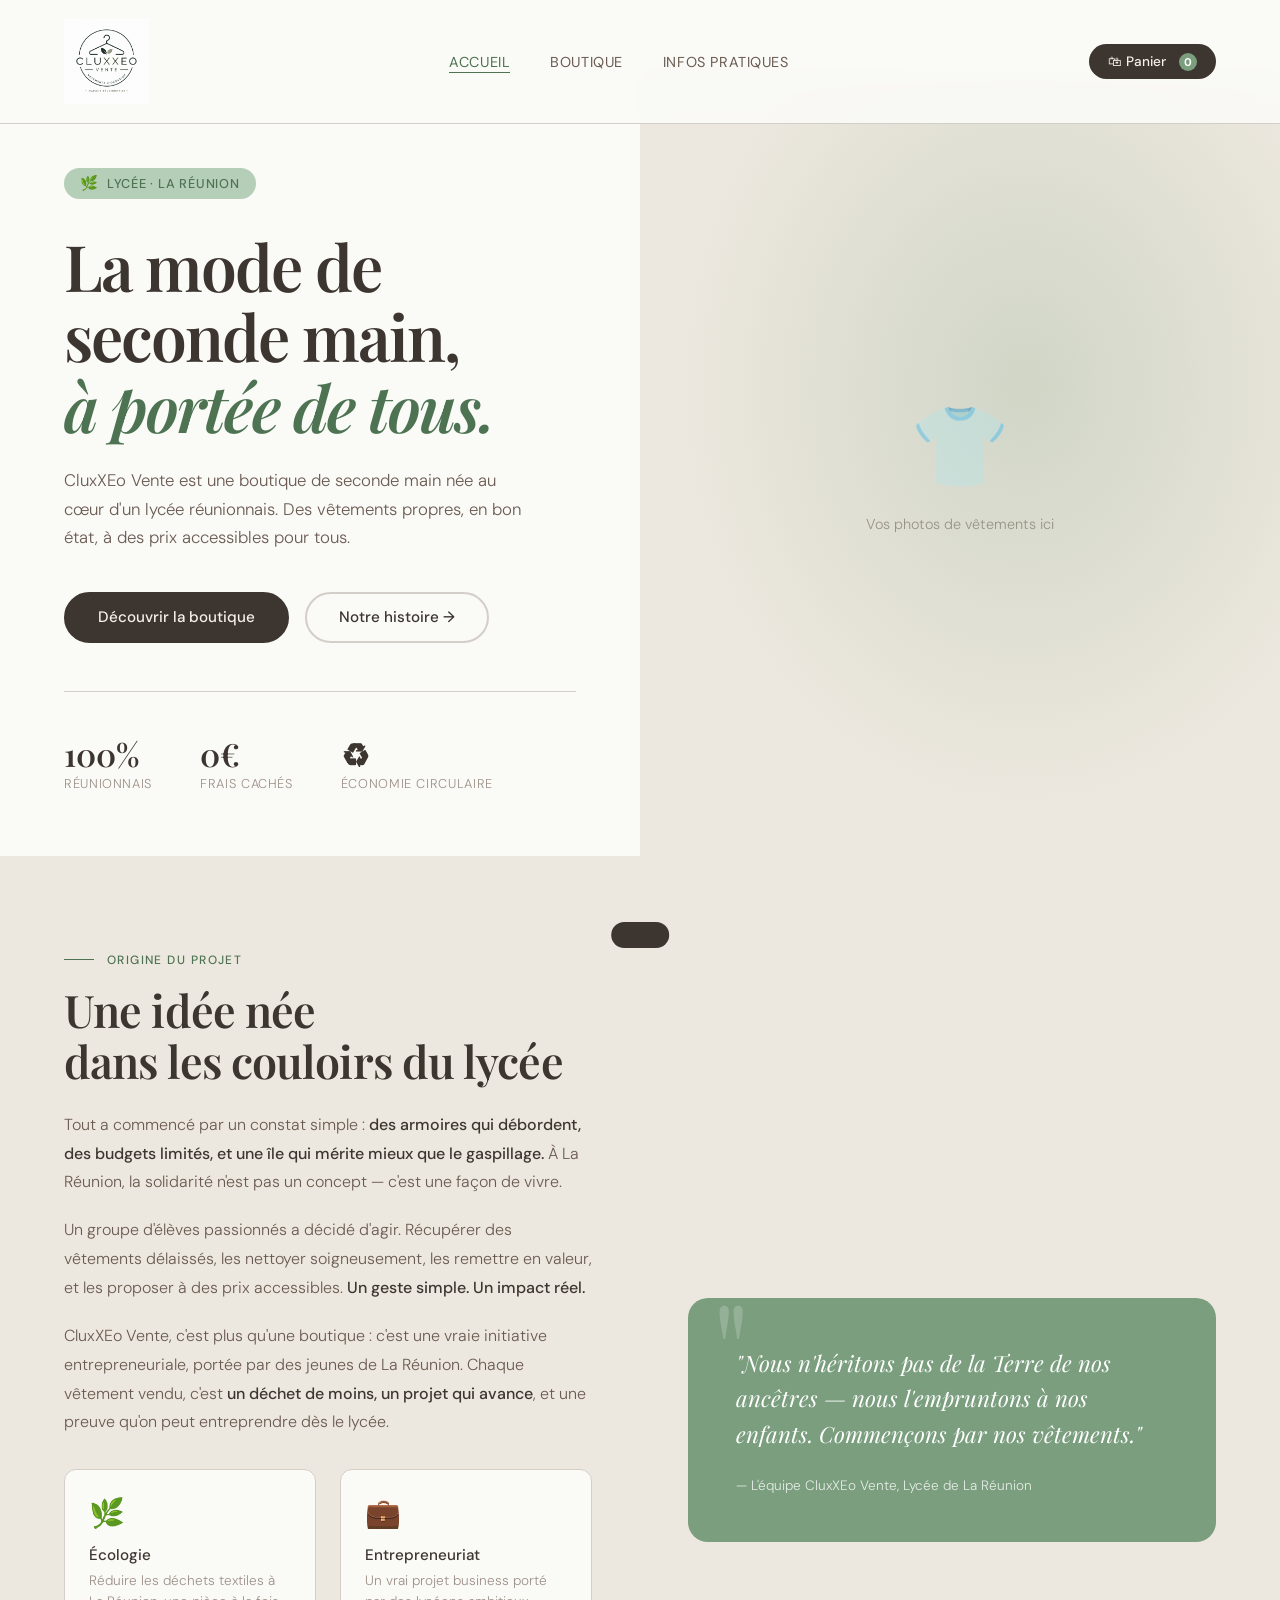
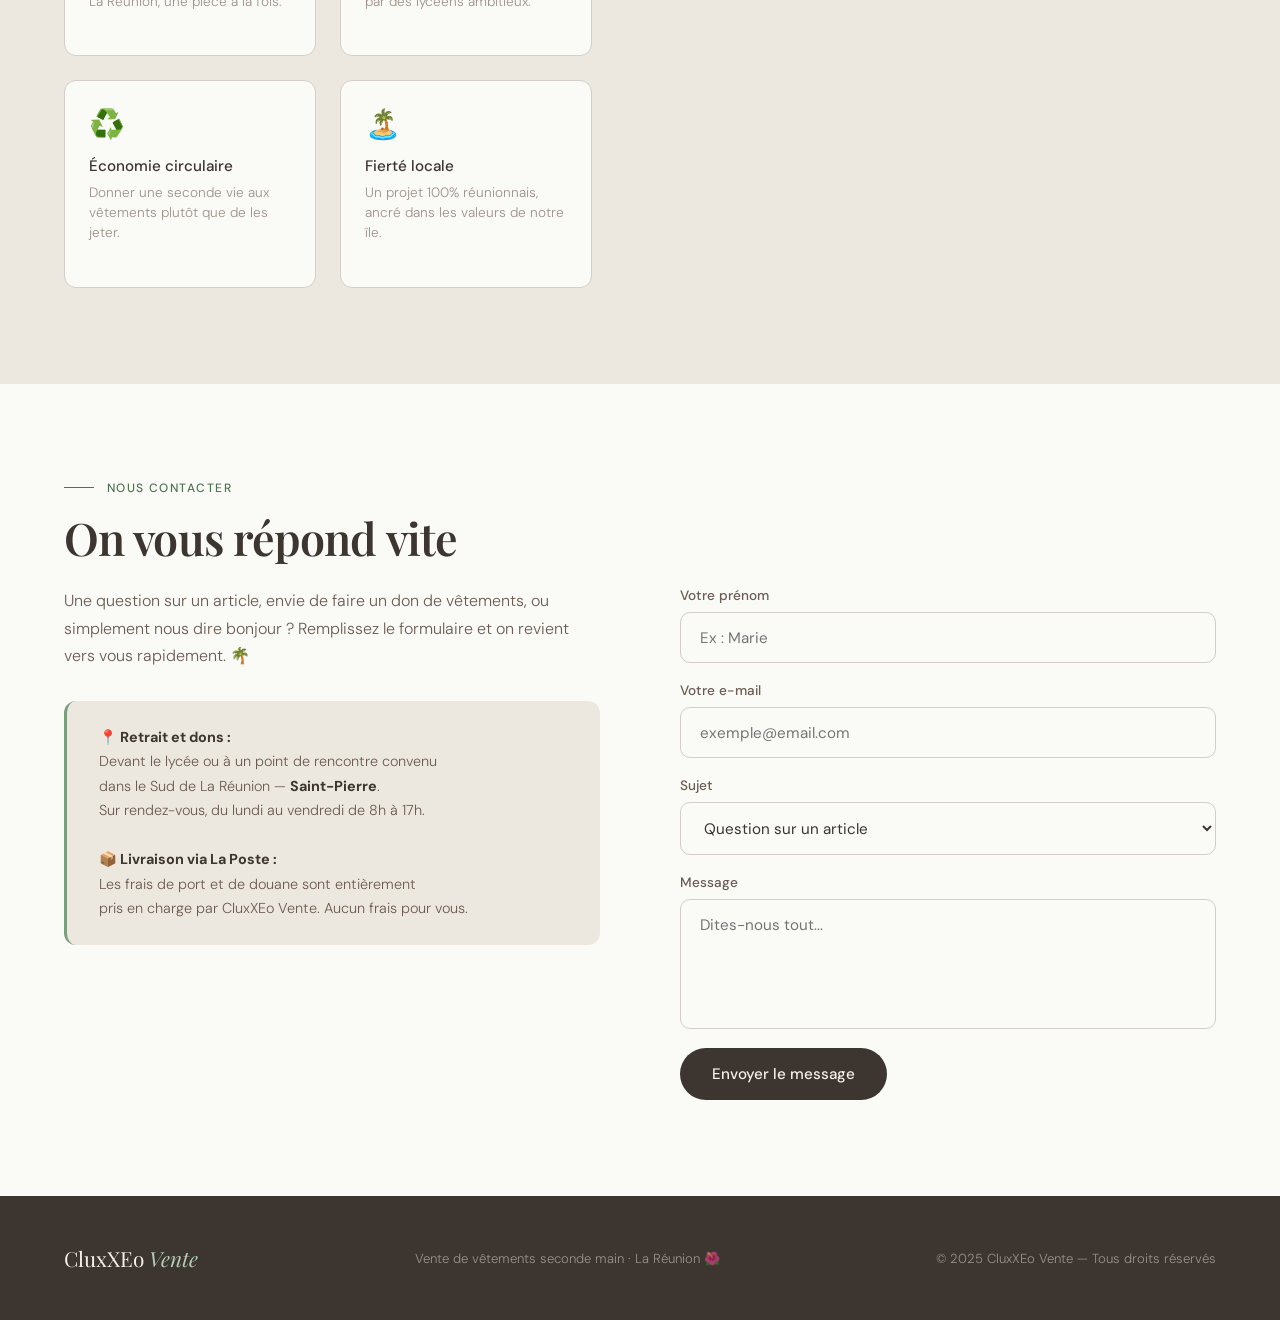
<file: index.html>
<!DOCTYPE html>
<html lang="fr">
<head>
  <meta charset="UTF-8"/>
  <meta name="viewport" content="width=device-width, initial-scale=1.0"/>
  <title>CluxXEo Vente — Seconde Main | La Réunion</title>
  <link rel="preconnect" href="https://fonts.googleapis.com"/>
  <link href="https://fonts.googleapis.com/css2?family=Playfair+Display:ital,wght@0,400;0,600;1,400&family=DM+Sans:wght@300;400;500&display=swap" rel="stylesheet"/>
  <link rel="stylesheet" href="css/global.css"/>
  <link rel="stylesheet" href="css/accueil.css"/>
</head>
<body>

<!-- NAV -->
<nav>
  <a href="index.html" class="nav-logo"><img src="logo.png" alt="CluxXEo Vente"></a>
  <ul class="nav-links">
    <li><a href="index.html">Accueil</a></li>
    <li><a href="boutique/boutique.html">Boutique</a></li>
    <li><a href="infos.html">Infos pratiques</a></li>
  </ul>
  <button class="nav-cart" onclick="openCart()">
    🛍 Panier <span class="cart-count" id="cart-count">0</span>
  </button>
</nav>

<!-- HERO -->
<section class="hero">
  <div class="hero-text">
    <div class="hero-tag">Lycée · La Réunion</div>
    <h1>La mode de seconde main,<br/><em>à portée de tous.</em></h1>
    <p class="hero-sub">
      CluxXEo Vente est une boutique de seconde main née au cœur d'un lycée réunionnais.
      Des vêtements propres, en bon état, à des prix accessibles pour tous.
    </p>
    <div class="hero-actions">
      <a href="boutique/boutique.html" class="btn-primary">Découvrir la boutique</a>
      <a href="#notre-histoire" class="btn-secondary">Notre histoire →</a>
    </div>
    <div class="hero-stats">
      <div class="stat">
        <span class="stat-num">100%</span>
        <span class="stat-label">Réunionnais</span>
      </div>
      <div class="stat">
        <span class="stat-num">0€</span>
        <span class="stat-label">Frais cachés</span>
      </div>
      <div class="stat">
        <span class="stat-num">♻</span>
        <span class="stat-label">Économie circulaire</span>
      </div>
    </div>
  </div>
  <div class="hero-visual">
    <div class="hero-img-placeholder">
      <span class="big-icon">👕</span>
      <p>Vos photos de vêtements ici</p>
    </div>
  </div>
</section>

<!-- NOTRE HISTOIRE -->
<section class="histoire" id="notre-histoire">
  <div class="histoire-grid">
    <div class="histoire-content">
      <div class="section-label">Origine du projet</div>
      <h2>Une idée née<br/>dans les couloirs du lycée</h2>
      <p>
        Tout a commencé par un constat simple : <strong>des armoires qui débordent,
        des budgets limités, et une île qui mérite mieux que le gaspillage.</strong>
        À La Réunion, la solidarité n'est pas un concept — c'est une façon de vivre.
      </p>
      <p>
        Un groupe d'élèves passionnés a décidé d'agir. Récupérer des vêtements
        délaissés, les nettoyer soigneusement, les remettre en valeur, et les proposer
        à des prix accessibles. <strong>Un geste simple. Un impact réel.</strong>
      </p>
      <p>
        CluxXEo Vente, c'est plus qu'une boutique : c'est une vraie initiative entrepreneuriale,
        portée par des jeunes de La Réunion. Chaque vêtement vendu, c'est <strong>un déchet de moins,
        un projet qui avance</strong>, et une preuve qu'on peut entreprendre dès le lycée.
      </p>
      <div class="valeurs">
        <div class="valeur">
          <div class="valeur-icon">🌿</div>
          <h3>Écologie</h3>
          <p>Réduire les déchets textiles à La Réunion, une pièce à la fois.</p>
        </div>
        <div class="valeur">
          <div class="valeur-icon">💼</div>
          <h3>Entrepreneuriat</h3>
          <p>Un vrai projet business porté par des lycéens ambitieux.</p>
        </div>
        <div class="valeur">
          <div class="valeur-icon">♻️</div>
          <h3>Économie circulaire</h3>
          <p>Donner une seconde vie aux vêtements plutôt que de les jeter.</p>
        </div>
        <div class="valeur">
          <div class="valeur-icon">🏝️</div>
          <h3>Fierté locale</h3>
          <p>Un projet 100% réunionnais, ancré dans les valeurs de notre île.</p>
        </div>
      </div>
    </div>
    <div class="histoire-quote">
      <blockquote>
        "Nous n'héritons pas de la Terre de nos ancêtres — nous l'empruntons à nos enfants.
        Commençons par nos vêtements."
      </blockquote>
      <cite>— L'équipe CluxXEo Vente, Lycée de La Réunion</cite>
    </div>
  </div>
</section>

<!-- CONTACT -->
<section id="contact">
  <div class="section-label">Nous contacter</div>
  <h2>On vous répond vite</h2>
  <div class="contact-grid">
    <div>
      <p style="color:var(--bark-light);line-height:1.7;margin-bottom:1.5rem">
        Une question sur un article, envie de faire un don de vêtements, ou simplement
        nous dire bonjour ? Remplissez le formulaire et on revient vers vous rapidement. 🌴
      </p>
      <div class="adresse-box">
        <p>
          <strong>📍 Retrait et dons :</strong><br/>
          Devant le lycée ou à un point de rencontre convenu<br/>
          dans le Sud de La Réunion — <strong>Saint-Pierre</strong>.<br/>
          Sur rendez-vous, du lundi au vendredi de 8h à 17h.<br/><br/>
          <strong>📦 Livraison via La Poste :</strong><br/>
          Les frais de port et de douane sont entièrement<br/>
          pris en charge par CluxXEo Vente. Aucun frais pour vous.
        </p>
      </div>
    </div>
    <div>
      <form class="contact-form" action="https://formspree.io/f/mnjkvqyr" method="POST">
        <div class="form-group">
          <label>Votre prénom</label>
          <input type="text" name="prénom" placeholder="Ex : Marie" required/>
        </div>
        <div class="form-group">
          <label>Votre e-mail</label>
          <input type="email" name="email" placeholder="exemple@email.com" required/>
        </div>
        <div class="form-group">
          <label>Sujet</label>
          <select name="_subject" onchange="document.getElementById('sujet-hidden').value = this.value">
            <option value="Question sur un article">Question sur un article</option>
            <option value="Don de vêtements">Don de vêtements</option>
            <option value="Collaboration / Partenariat">Collaboration / Partenariat</option>
            <option value="Autre">Autre</option>
          </select>
        </div>
        <div class="form-group">
          <label>Message</label>
          <textarea name="message" placeholder="Dites-nous tout..."></textarea>
        </div>
        <button type="submit" class="btn-submit">Envoyer le message</button>
      </form>
    </div>
  </div>
</section>

<!-- FOOTER -->
<footer>
  <div class="logo">CluxXEo <span style="font-style:italic;color:var(--sage-light)">Vente</span></div>
  <p>Vente de vêtements seconde main · La Réunion 🌺</p>
  <p>© 2025 CluxXEo Vente — Tous droits réservés</p>
</footer>

<!-- PANIER -->
<div class="cart-modal" id="cart-modal" onclick="closeCartOutside(event)">
  <div class="cart-panel">
    <div class="cart-header">
      <h3>Mon panier</h3>
      <button class="cart-close" onclick="closeCart()">✕</button>
    </div>
    <div id="cart-items"></div>
    <div class="cart-total" id="cart-total" style="display:none">
      <span>Total</span>
      <strong id="cart-total-price">0 €</strong>
    </div>
    <button class="btn-checkout" id="checkout-btn" style="display:none" onclick="checkout()">
      Réserver mes articles →
    </button>
  </div>
</div>

<!-- TOAST -->
<div class="toast" id="toast"></div>

<!-- SCRIPTS -->
<script src="js/nav.js"></script>

</body>
</html>
</file>
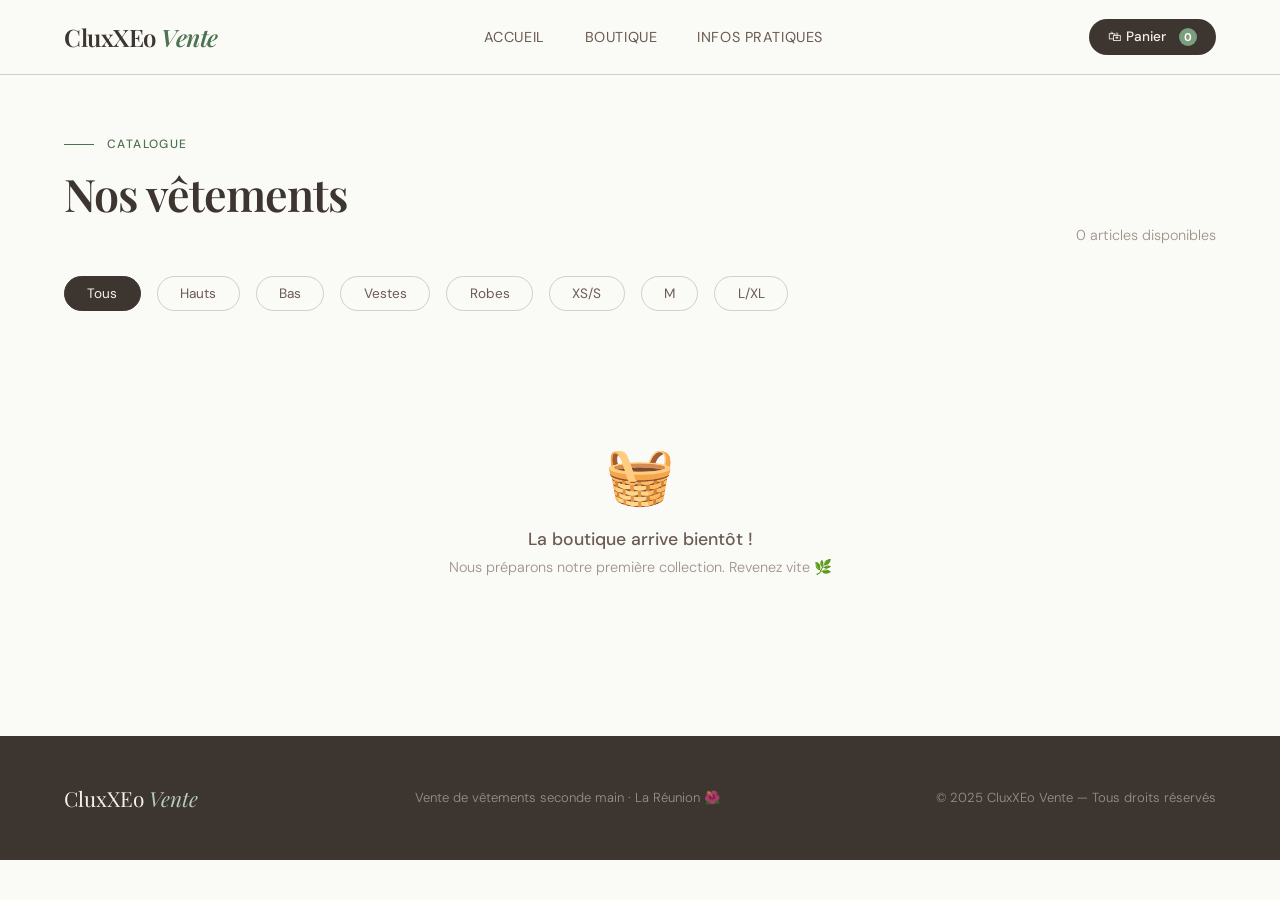
<file: Boutique.html>
<!DOCTYPE html>
<html lang="fr">
<head>
  <meta charset="UTF-8"/>
  <meta name="viewport" content="width=device-width, initial-scale=1.0"/>
  <title>Boutique — CluxXEo Vente</title>
  <link rel="preconnect" href="https://fonts.googleapis.com"/>
  <link href="https://fonts.googleapis.com/css2?family=Playfair+Display:ital,wght@0,400;0,600;1,400&family=DM+Sans:wght@300;400;500&display=swap" rel="stylesheet"/>
  <link rel="stylesheet" href="css/global.css"/>
  <link rel="stylesheet" href="css/boutique.css"/>
</head>
<body>

<!-- NAV -->
<nav>
  <a href="index.html" class="nav-logo">CluxXEo <span>Vente</span></a>
  <ul class="nav-links">
    <li><a href="index.html">Accueil</a></li>
    <li><a href="boutique.html">Boutique</a></li>
    <li><a href="infos.html">Infos pratiques</a></li>
  </ul>
  <button class="nav-cart" onclick="openCart()">
    🛍 Panier <span class="cart-count" id="cart-count">0</span>
  </button>
</nav>

<!-- HEADER BOUTIQUE -->
<div class="boutique-header" style="padding-top: calc(4rem + 72px);">
  <div>
    <div class="section-label">Catalogue</div>
    <h2>Nos vêtements</h2>
  </div>
  <p><span id="product-count">0</span> articles disponibles</p>
</div>

<!-- FILTRES -->
<div class="filters" id="filter-bar">
  <button class="filter-btn active" onclick="filterProducts('tous', this)">Tous</button>
  <button class="filter-btn" onclick="filterProducts('hauts', this)">Hauts</button>
  <button class="filter-btn" onclick="filterProducts('bas', this)">Bas</button>
  <button class="filter-btn" onclick="filterProducts('vestes', this)">Vestes</button>
  <button class="filter-btn" onclick="filterProducts('robes', this)">Robes</button>
  <button class="filter-btn" onclick="filterProducts('xs', this)">XS/S</button>
  <button class="filter-btn" onclick="filterProducts('m', this)">M</button>
  <button class="filter-btn" onclick="filterProducts('l', this)">L/XL</button>
</div>

<!-- GRILLE PRODUITS -->
<div class="products-grid" id="products-grid"></div>

<!-- FOOTER -->
<footer>
  <div class="logo">CluxXEo <span style="font-style:italic;color:var(--sage-light)">Vente</span></div>
  <p>Vente de vêtements seconde main · La Réunion 🌺</p>
  <p>© 2025 CluxXEo Vente — Tous droits réservés</p>
</footer>

<!-- PANIER -->
<div class="cart-modal" id="cart-modal" onclick="closeCartOutside(event)">
  <div class="cart-panel">
    <div class="cart-header">
      <h3>Mon panier</h3>
      <button class="cart-close" onclick="closeCart()">✕</button>
    </div>
    <div id="cart-items"></div>
    <div class="cart-total" id="cart-total" style="display:none">
      <span>Total</span>
      <strong id="cart-total-price">0 €</strong>
    </div>
    <button class="btn-checkout" id="checkout-btn" style="display:none" onclick="checkout()">
      Réserver mes articles →
    </button>
  </div>
</div>

<!-- TOAST -->
<div class="toast" id="toast"></div>

<!-- SCRIPTS -->
<script src="js/nav.js"></script>
<script src="js/boutique.js"></script>

</body>
</html>
</file>
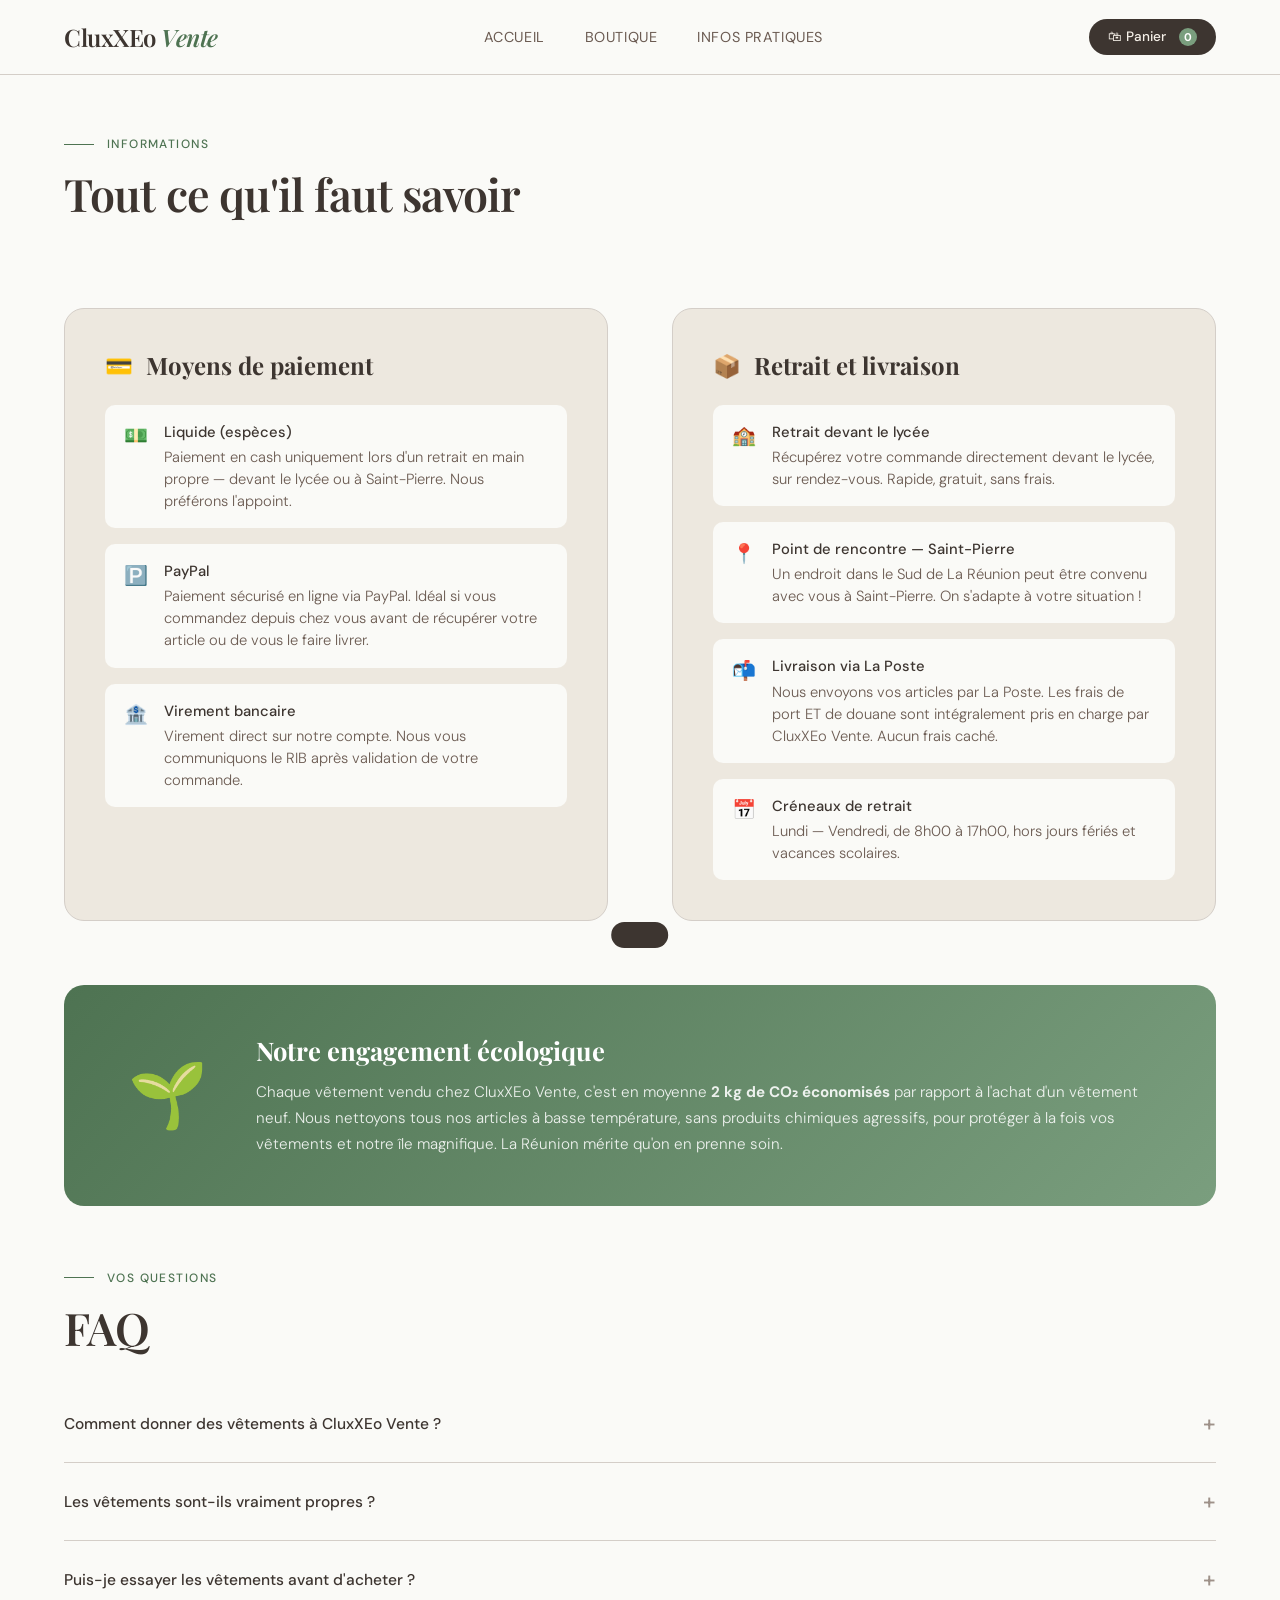
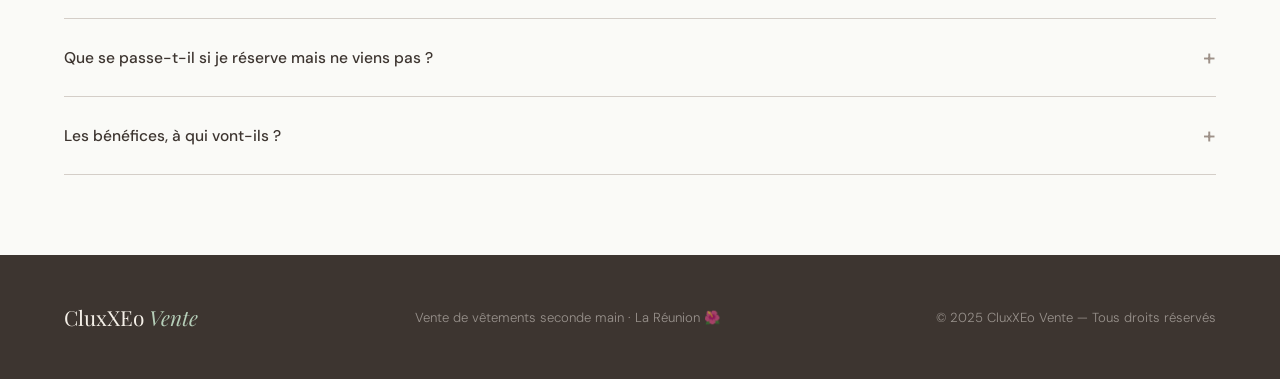
<file: Info.html>
<!DOCTYPE html>
<html lang="fr">
<head>
  <meta charset="UTF-8"/>
  <meta name="viewport" content="width=device-width, initial-scale=1.0"/>
  <title>Infos Pratiques — CluxXEo Vente</title>
  <link rel="preconnect" href="https://fonts.googleapis.com"/>
  <link href="https://fonts.googleapis.com/css2?family=Playfair+Display:ital,wght@0,400;0,600;1,400&family=DM+Sans:wght@300;400;500&display=swap" rel="stylesheet"/>
  <link rel="stylesheet" href="css/global.css"/>
  <link rel="stylesheet" href="css/infos.css"/>
</head>
<body>

<!-- NAV -->
<nav>
  <a href="index.html" class="nav-logo">CluxXEo <span>Vente</span></a>
  <ul class="nav-links">
    <li><a href="index.html">Accueil</a></li>
    <li><a href="boutique.html">Boutique</a></li>
    <li><a href="infos.html">Infos pratiques</a></li>
  </ul>
  <button class="nav-cart" onclick="openCart()">
    🛍 Panier <span class="cart-count" id="cart-count">0</span>
  </button>
</nav>

<!-- HEADER -->
<div class="infos-page-header" style="padding-top: calc(4rem + 72px);">
  <div class="section-label">Informations</div>
  <h2>Tout ce qu'il faut savoir</h2>
</div>

<!-- GRILLE PAIEMENT / LIVRAISON -->
<div class="infos-grid">

  <!-- PAIEMENT -->
  <div class="info-card">
    <h3><span class="icon">💳</span> Moyens de paiement</h3>
    <ul class="info-list">
      <li>
        <span class="li-icon">💵</span>
        <div>
          <strong>Liquide (espèces)</strong>
          <span>Paiement en cash uniquement lors d'un retrait en main propre — devant le lycée ou à Saint-Pierre. Nous préférons l'appoint.</span>
        </div>
      </li>
      <li>
        <span class="li-icon">🅿️</span>
        <div>
          <strong>PayPal</strong>
          <span>Paiement sécurisé en ligne via PayPal. Idéal si vous commandez depuis chez vous avant de récupérer votre article ou de vous le faire livrer.</span>
        </div>
      </li>
      <li>
        <span class="li-icon">🏦</span>
        <div>
          <strong>Virement bancaire</strong>
          <span>Virement direct sur notre compte. Nous vous communiquons le RIB après validation de votre commande.</span>
        </div>
      </li>
    </ul>
  </div>

  <!-- LIVRAISON -->
  <div class="info-card">
    <h3><span class="icon">📦</span> Retrait et livraison</h3>
    <ul class="info-list">
      <li>
        <span class="li-icon">🏫</span>
        <div>
          <strong>Retrait devant le lycée</strong>
          <span>Récupérez votre commande directement devant le lycée, sur rendez-vous. Rapide, gratuit, sans frais.</span>
        </div>
      </li>
      <li>
        <span class="li-icon">📍</span>
        <div>
          <strong>Point de rencontre — Saint-Pierre</strong>
          <span>Un endroit dans le Sud de La Réunion peut être convenu avec vous à Saint-Pierre. On s'adapte à votre situation !</span>
        </div>
      </li>
      <li>
        <span class="li-icon">📬</span>
        <div>
          <strong>Livraison via La Poste</strong>
          <span>Nous envoyons vos articles par La Poste. Les frais de port ET de douane sont intégralement pris en charge par CluxXEo Vente. Aucun frais caché.</span>
        </div>
      </li>
      <li>
        <span class="li-icon">📅</span>
        <div>
          <strong>Créneaux de retrait</strong>
          <span>Lundi — Vendredi, de 8h00 à 17h00, hors jours fériés et vacances scolaires.</span>
        </div>
      </li>
    </ul>
  </div>

</div>

<!-- BANNIÈRE ÉCO -->
<div class="eco-banner">
  <div class="eco-icon">🌱</div>
  <div>
    <h3>Notre engagement écologique</h3>
    <p>
      Chaque vêtement vendu chez CluxXEo Vente, c'est en moyenne <strong>2 kg de CO₂ économisés</strong>
      par rapport à l'achat d'un vêtement neuf. Nous nettoyons tous nos articles à basse température,
      sans produits chimiques agressifs, pour protéger à la fois vos vêtements et notre île magnifique.
      La Réunion mérite qu'on en prenne soin.
    </p>
  </div>
</div>

<!-- FAQ -->
<div class="faq">
  <div class="section-label">Vos questions</div>
  <h2>FAQ</h2>

  <details class="faq-item">
    <summary>Comment donner des vêtements à CluxXEo Vente ?</summary>
    <p>Il suffit de nous contacter via le formulaire de la page d'accueil. Nous organisons des collectes régulières au lycée et à Saint-Pierre. Vos vêtements doivent être en bon état général — ils seront nettoyés avant mise en vente.</p>
  </details>

  <details class="faq-item">
    <summary>Les vêtements sont-ils vraiment propres ?</summary>
    <p>Absolument. Chaque article est inspecté, lavé et repassé avant d'être mis en vente. L'état est indiqué sur chaque fiche produit (Très bon état / Bon état / Correct).</p>
  </details>

  <details class="faq-item">
    <summary>Puis-je essayer les vêtements avant d'acheter ?</summary>
    <p>Oui ! Lors du retrait au lycée ou à Saint-Pierre, vous avez la possibilité d'essayer l'article. S'il ne vous convient pas, vous n'êtes pas obligé de le prendre.</p>
  </details>

  <details class="faq-item">
    <summary>Que se passe-t-il si je réserve mais ne viens pas ?</summary>
    <p>La réservation est valable 48h. Passé ce délai, l'article est remis en vente. Pas de pénalité, mais prévenez-nous si vous avez un empêchement !</p>
  </details>

  <details class="faq-item">
    <summary>Les bénéfices, à qui vont-ils ?</summary>
    <p>CluxXEo Vente est avant tout un projet entrepreneurial porté par des jeunes de La Réunion. Les bénéfices générés reviennent directement aux créateurs du projet — c'est notre façon de valoriser notre travail, notre temps et notre investissement personnel. On récupère, on nettoie, on revend : c'est un vrai petit business, né d'une vraie initiative.</p>
  </details>
</div>

<!-- FOOTER -->
<footer>
  <div class="logo">CluxXEo <span style="font-style:italic;color:var(--sage-light)">Vente</span></div>
  <p>Vente de vêtements seconde main · La Réunion 🌺</p>
  <p>© 2025 CluxXEo Vente — Tous droits réservés</p>
</footer>

<!-- PANIER -->
<div class="cart-modal" id="cart-modal" onclick="closeCartOutside(event)">
  <div class="cart-panel">
    <div class="cart-header">
      <h3>Mon panier</h3>
      <button class="cart-close" onclick="closeCart()">✕</button>
    </div>
    <div id="cart-items"></div>
    <div class="cart-total" id="cart-total" style="display:none">
      <span>Total</span>
      <strong id="cart-total-price">0 €</strong>
    </div>
    <button class="btn-checkout" id="checkout-btn" style="display:none" onclick="checkout()">
      Réserver mes articles →
    </button>
  </div>
</div>

<!-- TOAST -->
<div class="toast" id="toast"></div>

<!-- SCRIPTS -->
<script src="js/nav.js"></script>

</body>
</html>
</file>
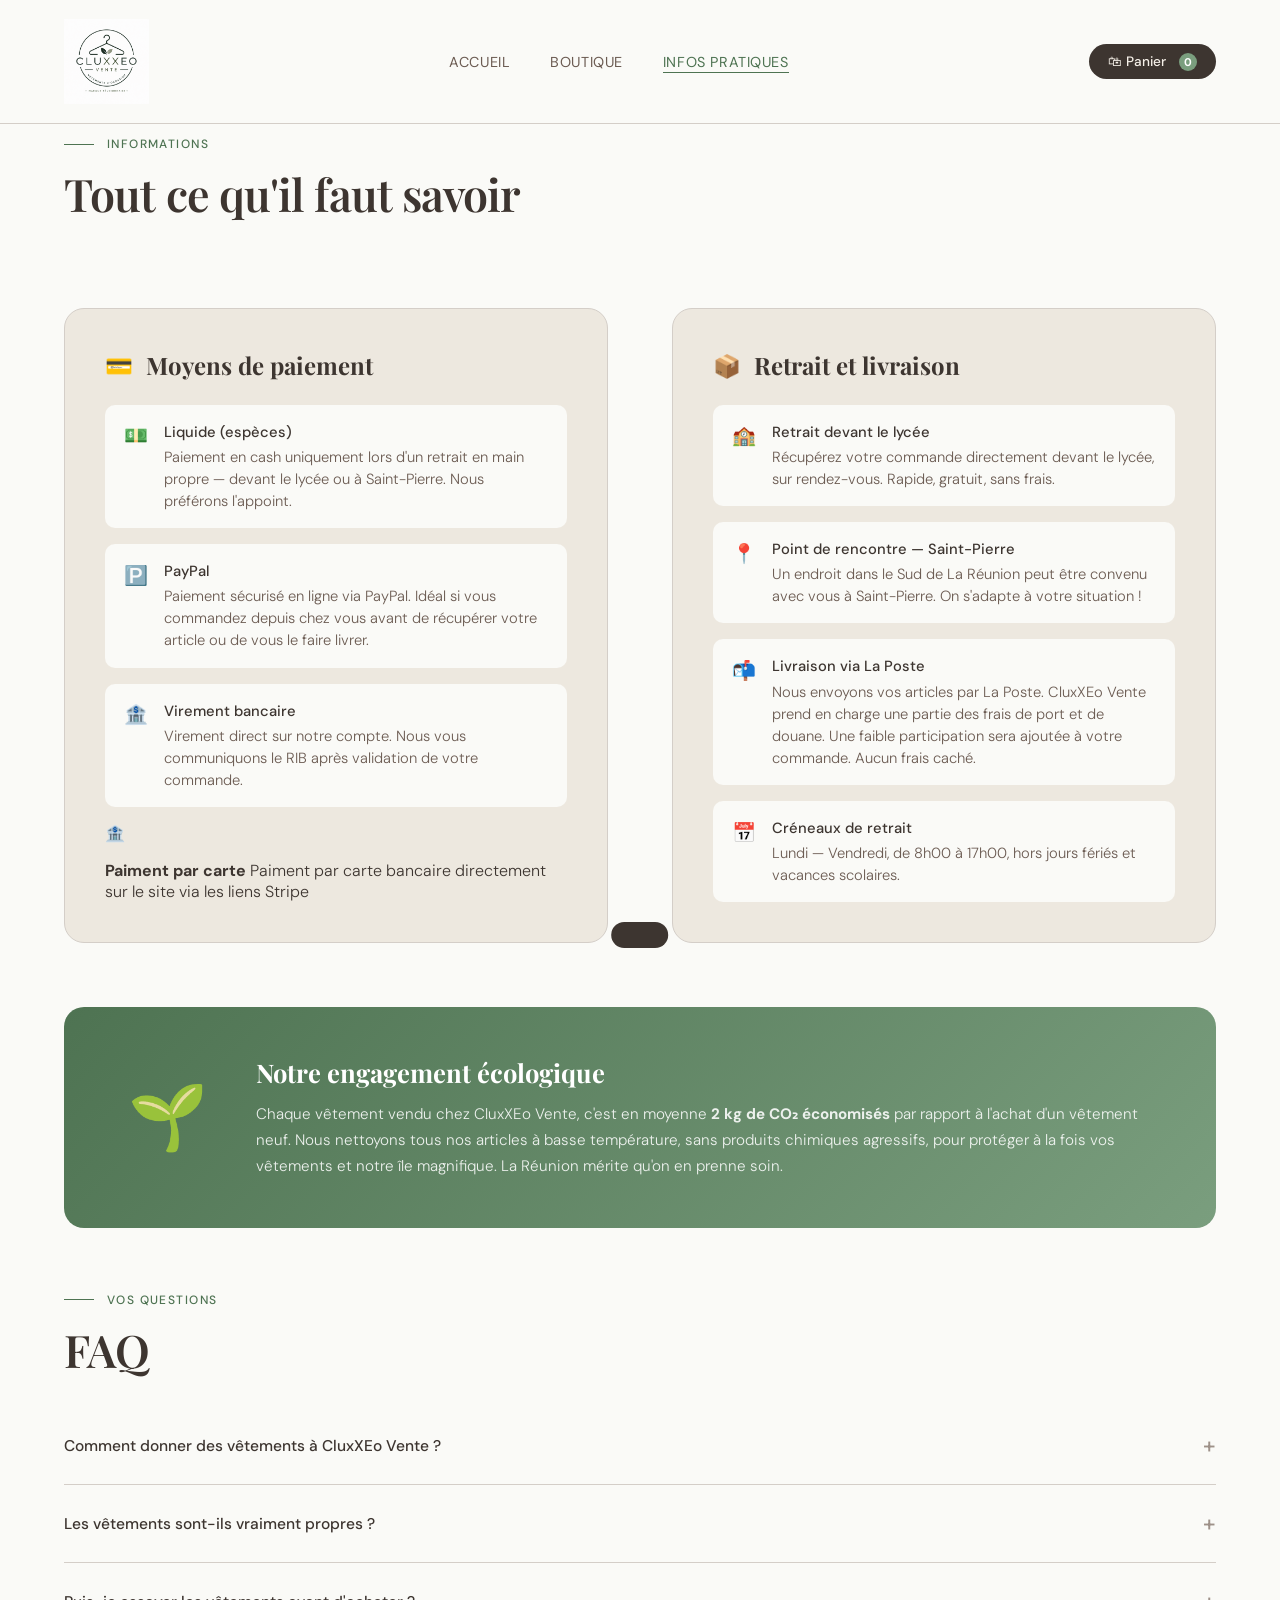
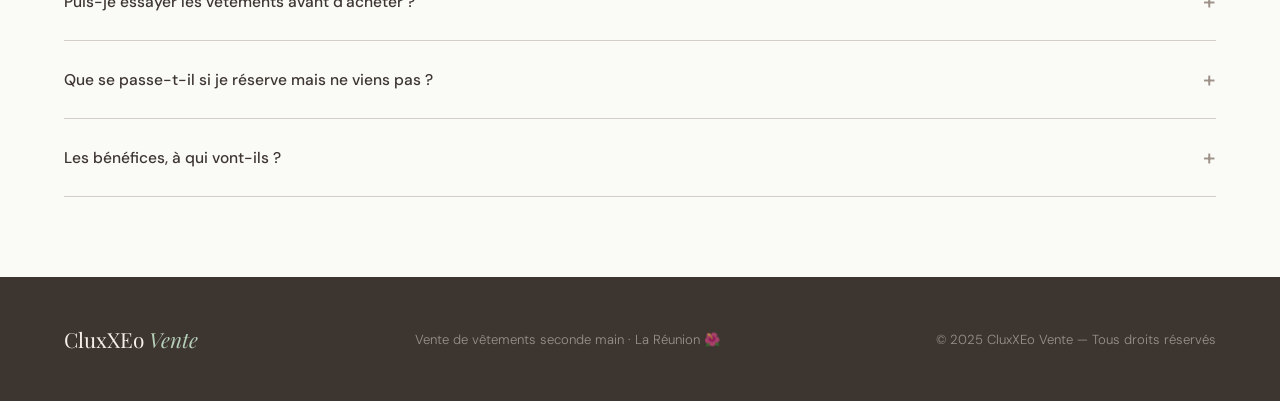
<file: infos.html>
<!DOCTYPE html>
<html lang="fr">
<head>
  <meta charset="UTF-8"/>
  <meta name="viewport" content="width=device-width, initial-scale=1.0"/>
  <title>Infos Pratiques — CluxXEo Vente</title>
  <link rel="preconnect" href="https://fonts.googleapis.com"/>
  <link href="https://fonts.googleapis.com/css2?family=Playfair+Display:ital,wght@0,400;0,600;1,400&family=DM+Sans:wght@300;400;500&display=swap" rel="stylesheet"/>
  <link rel="stylesheet" href="css/global.css"/>
  <link rel="stylesheet" href="css/infos.css"/>
</head>
<body>

<!-- NAV -->
<nav>
<a href="index.html" class="nav-logo"><img src="logo.png" alt="CluxXEo Vente"></a>
  <ul class="nav-links">
    <li><a href="index.html">Accueil</a></li>
    <li><a href="boutique/boutique.html">Boutique</a></li>
    <li><a href="infos.html">Infos pratiques</a></li>
  </ul>
  <button class="nav-cart" onclick="openCart()">
    🛍 Panier <span class="cart-count" id="cart-count">0</span>
  </button>
</nav>

<!-- HEADER -->
<div class="infos-page-header" style="padding-top: calc(4rem + 72px);">
  <div class="section-label">Informations</div>
  <h2>Tout ce qu'il faut savoir</h2>
</div>

<!-- GRILLE PAIEMENT / LIVRAISON -->
<div class="infos-grid">

  <!-- PAIEMENT -->
  <div class="info-card">
    <h3><span class="icon">💳</span> Moyens de paiement</h3>
    <ul class="info-list">
      <li>
        <span class="li-icon">💵</span>
        <div>
          <strong>Liquide (espèces)</strong>
          <span>Paiement en cash uniquement lors d'un retrait en main propre — devant le lycée ou à Saint-Pierre. Nous préférons l'appoint.</span>
        </div>
      </li>
      <li>
        <span class="li-icon">🅿️</span>
        <div>
          <strong>PayPal</strong>
          <span>Paiement sécurisé en ligne via PayPal. Idéal si vous commandez depuis chez vous avant de récupérer votre article ou de vous le faire livrer.</span>
        </div>
      </li>
      <li>
        <span class="li-icon">🏦</span>
        <div>
          <strong>Virement bancaire</strong>
          <span>Virement direct sur notre compte. Nous vous communiquons le RIB après validation de votre commande.</span>
        </div>
      </li>
      </li>
         <span class="li-icon">🏦</span>
         <div>
           <strong>Paiment par carte</strong>
           <span>Paiment par carte bancaire directement sur le site via les liens Stripe</span>
           </li>
          </ul>
        </div>

    
  <!-- LIVRAISON -->
  <div class="info-card">
    <h3><span class="icon">📦</span> Retrait et livraison</h3>
    <ul class="info-list">
      <li>
        <span class="li-icon">🏫</span>
        <div>
          <strong>Retrait devant le lycée</strong>
          <span>Récupérez votre commande directement devant le lycée, sur rendez-vous. Rapide, gratuit, sans frais.</span>
        </div>
      </li>
      <li>
        <span class="li-icon">📍</span>
        <div>
          <strong>Point de rencontre — Saint-Pierre</strong>
          <span>Un endroit dans le Sud de La Réunion peut être convenu avec vous à Saint-Pierre. On s'adapte à votre situation !</span>
        </div>
      </li>
      <li>
        <span class="li-icon">📬</span>
        <div>
          <strong>Livraison via La Poste</strong>
          <span>Nous envoyons vos articles par La Poste. CluxXEo Vente prend en charge une partie des frais de port et de douane. Une faible participation sera ajoutée à votre commande. Aucun frais caché.</span>
        </div>
      </li>
      <li>
        <span class="li-icon">📅</span>
        <div>
          <strong>Créneaux de retrait</strong>
          <span>Lundi — Vendredi, de 8h00 à 17h00, hors jours fériés et vacances scolaires.</span>
        </div>
      </li>
    </ul>
  </div>

</div>

<!-- BANNIÈRE ÉCO -->
<div class="eco-banner">
  <div class="eco-icon">🌱</div>
  <div>
    <h3>Notre engagement écologique</h3>
    <p>
      Chaque vêtement vendu chez CluxXEo Vente, c'est en moyenne <strong>2 kg de CO₂ économisés</strong>
      par rapport à l'achat d'un vêtement neuf. Nous nettoyons tous nos articles à basse température,
      sans produits chimiques agressifs, pour protéger à la fois vos vêtements et notre île magnifique.
      La Réunion mérite qu'on en prenne soin.
    </p>
  </div>
</div>

<!-- FAQ -->
<div class="faq">
  <div class="section-label">Vos questions</div>
  <h2>FAQ</h2>

  <details class="faq-item">
    <summary>Comment donner des vêtements à CluxXEo Vente ?</summary>
    <p>Il suffit de nous contacter via le formulaire de la page d'accueil. Nous organisons des collectes régulières au lycée et à Saint-Pierre. Vos vêtements doivent être en bon état général — ils seront nettoyés avant mise en vente.</p>
  </details>

  <details class="faq-item">
    <summary>Les vêtements sont-ils vraiment propres ?</summary>
    <p>Absolument. Chaque article est inspecté, lavé et repassé avant d'être mis en vente. L'état est indiqué sur chaque fiche produit (Très bon état / Bon état / Correct).</p>
  </details>

  <details class="faq-item">
    <summary>Puis-je essayer les vêtements avant d'acheter ?</summary>
    <p>Oui ! Lors du retrait au lycée ou à Saint-Pierre, vous avez la possibilité d'essayer l'article. S'il ne vous convient pas, vous n'êtes pas obligé de le prendre.</p>
  </details>

  <details class="faq-item">
    <summary>Que se passe-t-il si je réserve mais ne viens pas ?</summary>
    <p>La réservation est valable 48h. Passé ce délai, l'article est remis en vente. Pas de pénalité, mais prévenez-nous si vous avez un empêchement !</p>
  </details>

  <details class="faq-item">
    <summary>Les bénéfices, à qui vont-ils ?</summary>
    <p>CluxXEo Vente est avant tout un projet entrepreneurial porté par des jeunes de La Réunion. Les bénéfices générés reviennent directement aux créateurs du projet — c'est notre façon de valoriser notre travail, notre temps et notre investissement personnel. On récupère, on nettoie, on revend : c'est un vrai petit business, né d'une vraie initiative.</p>
  </details>
</div>

<!-- FOOTER -->
<footer>
  <div class="logo">CluxXEo <span style="font-style:italic;color:var(--sage-light)">Vente</span></div>
  <p>Vente de vêtements seconde main · La Réunion 🌺</p>
  <p>© 2025 CluxXEo Vente — Tous droits réservés</p>
</footer>

<!-- PANIER -->
<div class="cart-modal" id="cart-modal" onclick="closeCartOutside(event)">
  <div class="cart-panel">
    <div class="cart-header">
      <h3>Mon panier</h3>
      <button class="cart-close" onclick="closeCart()">✕</button>
    </div>
    <div id="cart-items"></div>
    <div class="cart-total" id="cart-total" style="display:none">
      <span>Total</span>
      <strong id="cart-total-price">0 €</strong>
    </div>
    <button class="btn-checkout" id="checkout-btn" style="display:none" onclick="checkout()">
      Réserver mes articles →
    </button>
  </div>
</div>

<!-- TOAST -->
<div class="toast" id="toast"></div>

<!-- SCRIPTS -->
<script src="js/nav.js"></script>

</body>
</html>
</file>
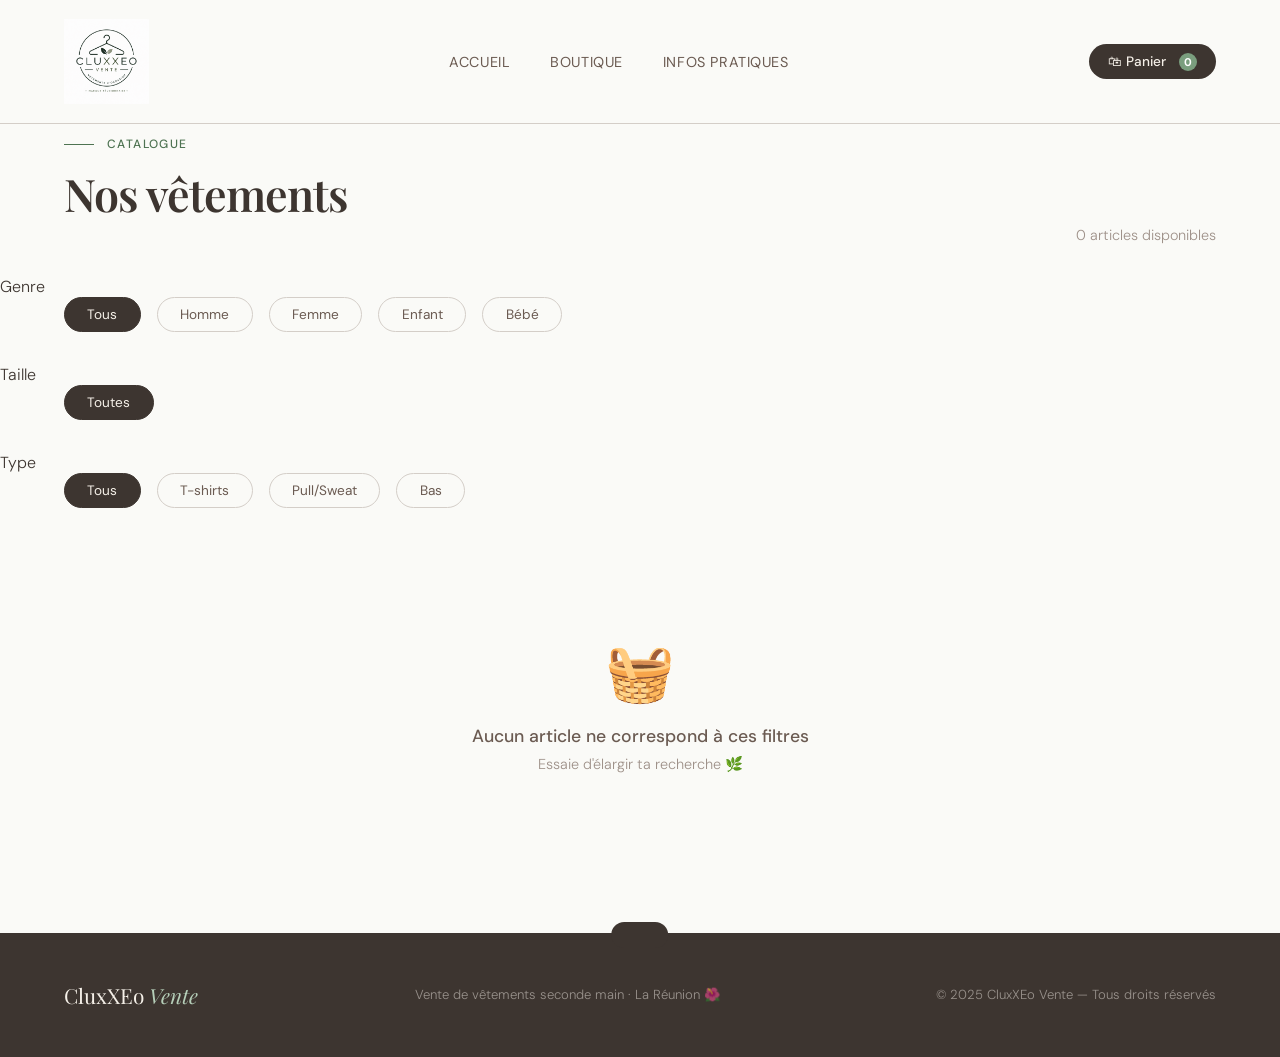
<file: boutique/boutique.html>
<!DOCTYPE html>
<html lang="fr">
<head>
  <meta charset="UTF-8"/>
  <meta name="viewport" content="width=device-width, initial-scale=1.0"/>
  <title>Boutique — CluxXEo Vente</title>
  <link rel="preconnect" href="https://fonts.googleapis.com"/>
  <link href="https://fonts.googleapis.com/css2?family=Playfair+Display:ital,wght@0,400;0,600;1,400&family=DM+Sans:wght@300;400;500&display=swap" rel="stylesheet"/>
  <link rel="stylesheet" href="../css/global.css"/>
  <link rel="stylesheet" href="../css/boutique.css"/>
</head>
<body>

<!-- NAV -->
<nav>
<a href="../index.html" class="nav-logo"><img src="../logo.png" alt="CluxXEo Vente"></a>
  <ul class="nav-links">
    <li><a href="../index.html">Accueil</a></li>
    <li><a href="../boutique/boutique.html">Boutique</a></li>
    <li><a href="../infos.html">Infos pratiques</a></li>
  </ul>
  <button class="nav-cart" onclick="openCart()">
    🛍 Panier <span class="cart-count" id="cart-count">0</span>
  </button>
</nav>

<!-- HEADER BOUTIQUE -->
<div class="boutique-header" style="padding-top: calc(4rem + 72px);">
  <div>
    <div class="section-label">Catalogue</div>
    <h2>Nos vêtements</h2>
  </div>
  <p><span id="product-count">0</span> articles disponibles</p>
</div>

<!-- FILTRES -->
<div class="filter-group">
  <div class="filter-group-label">Genre</div>
  <div class="filters" id="filter-genre">
    <button class="filter-btn active" onclick="setFilter('genre','tous', this)">Tous</button>
    <button class="filter-btn" onclick="setFilter('genre','homme', this)">Homme</button>
    <button class="filter-btn" onclick="setFilter('genre','femme', this)">Femme</button>
    <button class="filter-btn" onclick="setFilter('genre','enfant', this)">Enfant</button>
    <button class="filter-btn" onclick="setFilter('genre','bebe', this)">Bébé</button>
  </div>
</div>

<div class="filter-group">
  <div class="filter-group-label">Taille</div>
  <div class="filters" id="filter-taille">
    <button class="filter-btn active" onclick="setFilter('taille','tous', this)">Toutes</button>
    <!-- Rempli dynamiquement selon le genre sélectionné -->
  </div>
</div>

<div class="filter-group">
  <div class="filter-group-label">Type</div>
  <div class="filters" id="filter-type">
    <button class="filter-btn active" onclick="setFilter('cat','tous', this)">Tous</button>
    <button class="filter-btn" onclick="setFilter('cat','tshirt', this)">T-shirts</button>
    <button class="filter-btn" onclick="setFilter('cat','sweat', this)">Pull/Sweat</button>
    <button class="filter-btn" onclick="setFilter('cat','bas', this)">Bas</button>
  </div>
</div>

<!-- GRILLE PRODUITS -->
<div class="products-grid" id="products-grid"></div>

<!-- FOOTER -->
<footer>
  <div class="logo">CluxXEo <span style="font-style:italic;color:var(--sage-light)">Vente</span></div>
  <p>Vente de vêtements seconde main · La Réunion 🌺</p>
  <p>© 2025 CluxXEo Vente — Tous droits réservés</p>
</footer>

<!-- TOAST -->
<div class="toast" id="toast"></div>

<!-- SCRIPTS -->
<!-- index.js chargé en premier : il contient tous les articles -->
<script src="index.js"></script>
<!-- nav.js : toast, navigation -->
<script src="../js/nav.js"></script>
<script>
  // ─── FILTRES ACTIFS ───
  const activeFilters = { genre: 'tous', taille: 'tous', cat: 'tous' };

  // ─── MISE À JOUR DES BOUTONS TAILLE SELON LE GENRE ───
  function updateTailleFilters() {
    const container = document.getElementById('filter-taille');
    const genre = activeFilters.genre;

    // Reset taille si on change de genre
    activeFilters.taille = 'tous';

    if (genre === 'tous') {
      container.innerHTML = `<button class="filter-btn active" onclick="setFilter('taille','tous', this)">Toutes</button>`;
      return;
    }

    const tailles = taillesParGenre[genre] || [];
    let html = `<button class="filter-btn active" onclick="setFilter('taille','tous', this)">Toutes</button>`;
    tailles.forEach(t => {
      html += `<button class="filter-btn" onclick="setFilter('taille','${t}', this)">${tailleLabels[t]}</button>`;
    });
    container.innerHTML = html;
  }

  // ─── DÉFINIR UN FILTRE ───
  function setFilter(type, value, btn) {
    activeFilters[type] = value;

    // Met à jour l'état visuel des boutons du même groupe
    const groupId = type === 'genre' ? 'filter-genre' : type === 'taille' ? 'filter-taille' : 'filter-type';
    document.querySelectorAll(`#${groupId} .filter-btn`).forEach(b => b.classList.remove('active'));
    btn.classList.add('active');

    // Si on change le genre, on régénère les boutons de taille
    if (type === 'genre') {
      updateTailleFilters();
    }

    renderProducts();
  }

  // ─── AFFICHAGE DES PRODUITS ───
  function renderProducts() {
    const grid = document.getElementById('products-grid');
    const countEl = document.getElementById('product-count');

    let articles = getTousLesArticles();

    if (activeFilters.genre !== 'tous') {
      articles = articles.filter(a => a.genre === activeFilters.genre);
    }
    if (activeFilters.taille !== 'tous') {
      articles = articles.filter(a => a.taille === activeFilters.taille);
    }
    if (activeFilters.cat !== 'tous') {
      articles = articles.filter(a => a.cat === activeFilters.cat);
    }

    if (countEl) countEl.textContent = articles.length;

    // Boutique vide
    if (articles.length === 0) {
      grid.innerHTML = `
        <div class="boutique-vide">
          <div class="empty-icon">🧺</div>
          <p>Aucun article ne correspond à ces filtres</p>
          <p>Essaie d'élargir ta recherche 🌿</p>
        </div>`;
      return;
    }

    // Affichage des cartes
    grid.innerHTML = articles.map(a => `
      <div class="product-card">
        <div class="product-img" style="background:#EDE8DF">
          <span class="product-badge" style="background:${etatCouleurs[a.etat] || '#7A9E7E'}">${a.etat}</span>
          ${a.image
            ? `<img src="${a.image}" alt="${a.name}" style="width:100%;height:100%;object-fit:cover;"/>`
            : `<span style="font-size:4rem;opacity:.35">👕</span>`
          }
        </div>
        <div class="product-info">
          <div class="product-name">${a.name}</div>
          <div class="product-meta">
            <span class="tag">${genreLabels[a.genre] || a.genre}</span>
            <span class="tag">${tailleLabels[a.taille] || a.size}</span>
            <span class="tag">${catLabels[a.cat] || a.cat}</span>
          </div>
          <div class="product-footer">
            <span class="product-price">${a.price} €</span>
            <button class="btn-reserve" onclick="window.location.href='${a.stripeLink}'">Réserver</button>
          </div>
        </div>
      </div>
    `).join('');
  }

  // Lancement au chargement
  document.addEventListener('DOMContentLoaded', () => {
    renderProducts();
  });
</script>

</body>
</html>
</body>
</html>
</file>
<file: css/global.css>
/* ============================================
   CLUEXXEO VENTE — global.css
   Variables, reset, nav, footer, boutons
   ============================================ */

/* ─── VARIABLES ─── */
:root {
  --cream: #F5F0E8;
  --warm-white: #FAFAF7;
  --sage: #7A9E7E;
  --sage-light: #B5CEB8;
  --sage-dark: #4E7352;
  --terracotta: #C4845A;
  --bark: #3D3530;
  --bark-light: #6B5B52;
  --stone: #9E9189;
  --stone-light: #D4CEC8;
  --linen: #EDE8DF;
}

/* ─── RESET ─── */
* {
  margin: 0;
  padding: 0;
  box-sizing: border-box;
}

html {
  scroll-behavior: smooth;
}

body {
  font-family: 'DM Sans', sans-serif;
  background: var(--warm-white);
  color: var(--bark);
  font-weight: 300;
  overflow-x: hidden;
}

/* ─── NAV ─── */
nav {
  position: fixed;
  top: 0; left: 0; right: 0;
  z-index: 100;
  display: flex;
  align-items: center;
  justify-content: space-between;
  padding: 1.2rem 4rem;
  background: rgba(250,250,247,0.92);
  backdrop-filter: blur(12px);
  border-bottom: 1px solid var(--stone-light);
}

.nav-logo {
  font-family: 'Playfair Display', serif;
  font-size: 1.5rem;
  font-weight: 600;
  color: var(--bark);
  text-decoration: none;
  letter-spacing: -.02em;
}

.nav-logo span {
  color: var(--sage-dark);
  font-style: italic;
}

.nav-links {
  display: flex;
  gap: 2.5rem;
  list-style: none;
}

.nav-links a {
  text-decoration: none;
  color: var(--bark-light);
  font-size: .9rem;
  font-weight: 400;
  letter-spacing: .04em;
  text-transform: uppercase;
  position: relative;
  padding-bottom: 2px;
  transition: color .2s;
}

.nav-links a::after {
  content: '';
  position: absolute;
  bottom: 0; left: 0;
  width: 0; height: 1px;
  background: var(--sage-dark);
  transition: width .3s;
}

.nav-links a:hover { color: var(--sage-dark); }
.nav-links a:hover::after { width: 100%; }

.nav-links a.active {
  color: var(--sage-dark);
}
.nav-links a.active::after {
  width: 100%;
}

.nav-cart {
  display: flex;
  align-items: center;
  gap: .5rem;
  background: var(--bark);
  color: var(--cream);
  padding: .55rem 1.2rem;
  border-radius: 50px;
  font-size: .85rem;
  text-decoration: none;
  font-weight: 500;
  transition: background .2s;
  cursor: pointer;
  border: none;
  font-family: 'DM Sans', sans-serif;
}

.nav-cart:hover { background: var(--sage-dark); }

.cart-count {
  background: var(--sage);
  color: white;
  border-radius: 50%;
  width: 18px; height: 18px;
  font-size: .7rem;
  font-weight: 700;
  display: inline-flex;
  align-items: center;
  justify-content: center;
  margin-left: .3rem;
}

/* ─── BOUTONS GLOBAUX ─── */
.btn-primary {
  background: var(--bark);
  color: var(--cream);
  padding: .85rem 2rem;
  border-radius: 50px;
  text-decoration: none;
  font-weight: 500;
  font-size: .95rem;
  transition: all .25s;
  border: 2px solid var(--bark);
  display: inline-block;
}

.btn-primary:hover {
  background: var(--sage-dark);
  border-color: var(--sage-dark);
}

.btn-secondary {
  background: transparent;
  color: var(--bark);
  padding: .85rem 2rem;
  border-radius: 50px;
  text-decoration: none;
  font-weight: 500;
  font-size: .95rem;
  border: 2px solid var(--stone-light);
  transition: all .25s;
  display: inline-block;
}

.btn-secondary:hover { border-color: var(--bark); }

/* ─── TITRES & LABELS ─── */
.section-label {
  font-size: .75rem;
  text-transform: uppercase;
  letter-spacing: .12em;
  color: var(--sage-dark);
  font-weight: 500;
  margin-bottom: 1rem;
  display: flex;
  align-items: center;
  gap: .8rem;
}

.section-label::before {
  content: '';
  display: block;
  width: 30px; height: 1px;
  background: var(--sage-dark);
}

h2 {
  font-family: 'Playfair Display', serif;
  font-size: clamp(2rem, 3.5vw, 3rem);
  font-weight: 600;
  letter-spacing: -.02em;
  line-height: 1.15;
  margin-bottom: 1.5rem;
}

/* ─── PANIER MODAL ─── */
.cart-modal {
  display: none;
  position: fixed;
  inset: 0;
  z-index: 200;
  background: rgba(61,53,48,.4);
  backdrop-filter: blur(4px);
}

.cart-modal.open {
  display: flex;
  justify-content: flex-end;
}

.cart-panel {
  width: 380px;
  background: var(--warm-white);
  height: 100%;
  padding: 2rem;
  overflow-y: auto;
  display: flex;
  flex-direction: column;
  gap: 1.5rem;
}

.cart-header {
  display: flex;
  justify-content: space-between;
  align-items: center;
}

.cart-header h3 {
  font-family: 'Playfair Display', serif;
  font-size: 1.4rem;
}

.cart-close {
  background: none;
  border: none;
  font-size: 1.5rem;
  cursor: pointer;
  color: var(--bark);
  padding: .2rem .5rem;
}

.cart-item {
  display: flex;
  gap: 1rem;
  align-items: center;
  padding: 1rem;
  background: var(--linen);
  border-radius: 10px;
}

.cart-item-img {
  width: 60px; height: 75px;
  background: var(--stone-light);
  border-radius: 8px;
  display: flex;
  align-items: center;
  justify-content: center;
  font-size: 2rem;
  flex-shrink: 0;
}

.cart-item-info { flex: 1; }

.cart-item-name {
  font-weight: 500;
  font-size: .9rem;
}

.cart-item-price {
  color: var(--sage-dark);
  font-weight: 500;
  margin-top: .2rem;
}

.cart-remove {
  background: none;
  border: none;
  cursor: pointer;
  color: var(--stone);
  font-size: 1.1rem;
}

.cart-empty {
  text-align: center;
  color: var(--stone);
  padding: 3rem 0;
  font-size: .95rem;
}

.cart-total {
  margin-top: auto;
  padding-top: 1.5rem;
  border-top: 1px solid var(--stone-light);
  display: flex;
  justify-content: space-between;
  align-items: center;
}

.cart-total strong {
  font-family: 'Playfair Display', serif;
  font-size: 1.4rem;
}

.btn-checkout {
  width: 100%;
  background: var(--sage-dark);
  color: white;
  border: none;
  padding: 1rem;
  border-radius: 50px;
  font-family: 'DM Sans', sans-serif;
  font-weight: 500;
  font-size: .95rem;
  cursor: pointer;
  margin-top: 1rem;
  transition: background .2s;
}

.btn-checkout:hover { background: var(--bark); }

/* ─── TOAST ─── */
.toast {
  position: fixed;
  bottom: 2rem;
  left: 50%;
  transform: translateX(-50%) translateY(80px);
  background: var(--bark);
  color: white;
  padding: .8rem 1.8rem;
  border-radius: 50px;
  font-size: .88rem;
  z-index: 300;
  transition: transform .3s ease;
  pointer-events: none;
}

.toast.show {
  transform: translateX(-50%) translateY(0);
}

/* ─── FOOTER ─── */
footer {
  background: var(--bark);
  color: var(--stone-light);
  padding: 3rem 4rem;
  display: flex;
  justify-content: space-between;
  align-items: center;
  flex-wrap: wrap;
  gap: 1rem;
}

footer .logo {
  font-family: 'Playfair Display', serif;
  font-size: 1.3rem;
  color: var(--cream);
}

footer p {
  font-size: .82rem;
  opacity: .6;
}

/* ─── RESPONSIVE ─── */
@media (max-width: 768px) {
  nav { padding: 1rem 1.5rem; }
  .nav-links { display: none; }
  .cart-panel { width: 100%; }
  footer { padding: 2rem 1.5rem; flex-direction: column; text-align: center; }
}
.nav-logo img {
  height: 85px;
  display: block;
}
</file>
<file: css/accueil.css>
/* ============================================
   CLUEXXEO VENTE — accueil.css
   Hero, Histoire, Contact
   ============================================ */

/* ─── HERO ─── */
.hero {
  min-height: 92vh;
  display: grid;
  grid-template-columns: 1fr 1fr;
  position: relative;
  overflow: hidden;
  padding-top: 72px;
}

.hero-text {
  display: flex;
  flex-direction: column;
  justify-content: center;
  padding: 6rem 4rem 4rem 4rem;
  position: relative;
  z-index: 2;
}

.hero-tag {
  display: inline-flex;
  align-items: center;
  gap: .5rem;
  background: var(--sage-light);
  color: var(--sage-dark);
  padding: .4rem 1rem;
  border-radius: 50px;
  font-size: .8rem;
  font-weight: 500;
  letter-spacing: .06em;
  text-transform: uppercase;
  margin-bottom: 2rem;
  width: fit-content;
}

.hero-tag::before {
  content: '🌿';
  font-size: .9rem;
}

.hero h1 {
  font-family: 'Playfair Display', serif;
  font-size: clamp(2.8rem, 5vw, 4.2rem);
  line-height: 1.1;
  font-weight: 600;
  letter-spacing: -.03em;
  margin-bottom: 1.5rem;
}

.hero h1 em { color: var(--sage-dark); font-style: italic; }

.hero-sub {
  font-size: 1.05rem;
  color: var(--bark-light);
  line-height: 1.7;
  max-width: 460px;
  margin-bottom: 2.5rem;
}

.hero-actions {
  display: flex;
  gap: 1rem;
  flex-wrap: wrap;
}

.hero-visual {
  background: var(--linen);
  position: relative;
  overflow: hidden;
  display: flex;
  align-items: center;
  justify-content: center;
}

.hero-visual::before {
  content: '';
  position: absolute;
  inset: 0;
  background: radial-gradient(ellipse at 60% 40%, rgba(122,158,126,.25) 0%, transparent 65%);
}

.hero-img-placeholder {
  width: 100%; height: 100%;
  min-height: 60vh;
  display: flex;
  flex-direction: column;
  align-items: center;
  justify-content: center;
  gap: 1rem;
  color: var(--stone);
  font-size: .9rem;
}

.hero-img-placeholder .big-icon {
  font-size: 5rem;
  opacity: .4;
}

.hero-stats {
  display: flex;
  gap: 3rem;
  margin-top: 3rem;
  padding-top: 2.5rem;
  border-top: 1px solid var(--stone-light);
}

.stat { display: flex; flex-direction: column; }

.stat-num {
  font-family: 'Playfair Display', serif;
  font-size: 2rem;
  font-weight: 600;
  color: var(--bark);
}

.stat-label {
  font-size: .8rem;
  color: var(--stone);
  text-transform: uppercase;
  letter-spacing: .05em;
}

/* ─── ANIMATIONS HERO ─── */
@keyframes fadeUp {
  from { opacity: 0; transform: translateY(20px); }
  to   { opacity: 1; transform: translateY(0); }
}

.hero-tag  { animation: fadeUp .7s ease both; }
.hero h1   { animation: fadeUp .7s ease .1s both; }
.hero-sub  { animation: fadeUp .7s ease .2s both; }
.hero-actions { animation: fadeUp .7s ease .3s both; }
.hero-stats   { animation: fadeUp .7s ease .4s both; }

/* ─── HISTOIRE ─── */
.histoire {
  background: var(--linen);
  padding: 6rem 4rem;
}

.histoire-grid {
  display: grid;
  grid-template-columns: 1fr 1fr;
  gap: 6rem;
  align-items: center;
}

.histoire-content p {
  color: var(--bark-light);
  line-height: 1.8;
  margin-bottom: 1.2rem;
  font-size: 1rem;
}

.histoire-content p strong {
  color: var(--bark);
  font-weight: 500;
}

.valeurs {
  display: grid;
  grid-template-columns: 1fr 1fr;
  gap: 1.5rem;
  margin-top: 2rem;
}

.valeur {
  background: var(--warm-white);
  padding: 1.5rem;
  border-radius: 12px;
  border: 1px solid var(--stone-light);
}

.valeur-icon { font-size: 1.8rem; margin-bottom: .8rem; }
.valeur h3   { font-size: .95rem; font-weight: 500; margin-bottom: .4rem; }
.valeur p    { font-size: .85rem; color: var(--stone); line-height: 1.5; }

.histoire-quote {
  background: var(--sage);
  color: white;
  padding: 3rem;
  border-radius: 20px;
  position: relative;
  overflow: hidden;
}

.histoire-quote::before {
  content: '"';
  font-family: 'Playfair Display', serif;
  font-size: 8rem;
  line-height: 1;
  opacity: .2;
  position: absolute;
  top: -1rem; left: 1.5rem;
  color: white;
}

.histoire-quote blockquote {
  font-family: 'Playfair Display', serif;
  font-size: 1.4rem;
  font-style: italic;
  line-height: 1.6;
  position: relative;
  z-index: 1;
}

.histoire-quote cite {
  display: block;
  margin-top: 1.5rem;
  font-size: .85rem;
  opacity: .8;
  font-style: normal;
  font-family: 'DM Sans', sans-serif;
}

/* ─── CONTACT ─── */
#contact {
  padding: 6rem 4rem;
}

.contact-grid {
  display: grid;
  grid-template-columns: 1fr 1fr;
  gap: 5rem;
  align-items: start;
}

.adresse-box {
  background: var(--linen);
  padding: 1.5rem 2rem;
  border-radius: 12px;
  margin-top: 2rem;
  border-left: 3px solid var(--sage);
}

.adresse-box p {
  font-size: .9rem;
  color: var(--bark-light);
  line-height: 1.7;
}

.adresse-box strong { color: var(--bark); }

/* ─── FORMULAIRE CONTACT ─── */
.contact-form {
  display: flex;
  flex-direction: column;
  gap: 1.2rem;
}

.form-group { display: flex; flex-direction: column; gap: .5rem; }

.form-group label {
  font-size: .85rem;
  font-weight: 500;
  color: var(--bark-light);
}

.form-group input,
.form-group textarea,
.form-group select {
  padding: .9rem 1.2rem;
  border: 1.5px solid var(--stone-light);
  border-radius: 10px;
  font-family: 'DM Sans', sans-serif;
  font-size: .95rem;
  color: var(--bark);
  background: var(--warm-white);
  transition: border-color .2s;
  outline: none;
  resize: none;
}

.form-group input:focus,
.form-group textarea:focus { border-color: var(--sage-dark); }

.form-group textarea { min-height: 130px; }

.btn-submit {
  background: var(--bark);
  color: var(--cream);
  padding: 1rem 2rem;
  border: none;
  border-radius: 50px;
  font-family: 'DM Sans', sans-serif;
  font-size: .95rem;
  font-weight: 500;
  cursor: pointer;
  transition: background .2s;
  width: fit-content;
}

.btn-submit:hover { background: var(--sage-dark); }

/* ─── RESPONSIVE ─── */
@media (max-width: 768px) {
  .hero { grid-template-columns: 1fr; }
  .hero-visual { display: none; }
  .hero-text { padding: 4rem 1.5rem 3rem; }
  .histoire { padding: 4rem 1.5rem; }
  .histoire-grid { grid-template-columns: 1fr; gap: 3rem; }
  .valeurs { grid-template-columns: 1fr; }
  #contact { padding: 4rem 1.5rem; }
  .contact-grid { grid-template-columns: 1fr; gap: 3rem; }
}
</file>
<file: css/boutique.css>
/* ============================================
   CLUEXXEO VENTE — boutique.css
   Grille produits, filtres, cartes
   ============================================ */

/* ─── HEADER BOUTIQUE ─── */
.boutique-header {
  padding: 4rem 4rem 2rem;
  display: flex;
  justify-content: space-between;
  align-items: flex-end;
}

.boutique-header p {
  color: var(--stone);
  font-size: .9rem;
}

/* ─── FILTRES ─── */
.filters {
  display: flex;
  gap: 1rem;
  padding: 0 4rem 2rem;
  flex-wrap: wrap;
}

.filter-btn {
  padding: .5rem 1.4rem;
  border-radius: 50px;
  font-size: .85rem;
  border: 1.5px solid var(--stone-light);
  background: transparent;
  cursor: pointer;
  font-family: 'DM Sans', sans-serif;
  transition: all .2s;
  color: var(--bark-light);
}

.filter-btn.active,
.filter-btn:hover {
  background: var(--bark);
  color: var(--cream);
  border-color: var(--bark);
}

/* ─── GRILLE PRODUITS ─── */
.products-grid {
  display: grid;
  grid-template-columns: repeat(auto-fill, minmax(260px, 1fr));
  gap: 2rem;
  padding: 1rem 4rem 5rem;
}

/* ─── CARTE PRODUIT ─── */
.product-card {
  background: var(--warm-white);
  border-radius: 16px;
  overflow: hidden;
  border: 1px solid var(--stone-light);
  transition: transform .25s, box-shadow .25s;
  cursor: pointer;
}

.product-card:hover {
  transform: translateY(-4px);
  box-shadow: 0 12px 40px rgba(61,53,48,.1);
}

.product-img {
  aspect-ratio: 3/4;
  background: var(--linen);
  display: flex;
  align-items: center;
  justify-content: center;
  font-size: 3rem;
  color: var(--stone-light);
  position: relative;
  overflow: hidden;
}

.product-badge {
  position: absolute;
  top: 1rem; left: 1rem;
  background: var(--sage);
  color: white;
  padding: .3rem .7rem;
  border-radius: 50px;
  font-size: .7rem;
  font-weight: 500;
  letter-spacing: .04em;
  text-transform: uppercase;
}

.product-info {
  padding: 1.2rem 1.4rem 1.4rem;
}

.product-name {
  font-weight: 500;
  margin-bottom: .3rem;
  font-size: .95rem;
}

.product-meta {
  display: flex;
  gap: .5rem;
  margin-bottom: 1rem;
  flex-wrap: wrap;
}

.tag {
  background: var(--linen);
  color: var(--bark-light);
  padding: .2rem .7rem;
  border-radius: 50px;
  font-size: .75rem;
}

.product-footer {
  display: flex;
  align-items: center;
  justify-content: space-between;
}

.product-price {
  font-family: 'Playfair Display', serif;
  font-size: 1.3rem;
  font-weight: 600;
}

.btn-reserve {
  background: var(--bark);
  color: var(--cream);
  border: none;
  padding: .55rem 1.1rem;
  border-radius: 50px;
  font-size: .8rem;
  font-weight: 500;
  cursor: pointer;
  font-family: 'DM Sans', sans-serif;
  transition: background .2s;
}

.btn-reserve:hover { background: var(--sage-dark); }

/* ─── ARTICLE VENDU ─── */
.product-card.sold {
  opacity: .55;
  pointer-events: none;
}

.product-card.sold .product-badge {
  background: var(--stone);
}

/* ─── BOUTIQUE VIDE ─── */
.boutique-vide {
  grid-column: 1 / -1;
  text-align: center;
  padding: 5rem 2rem;
  color: var(--stone);
}

.boutique-vide .empty-icon {
  font-size: 3.5rem;
  margin-bottom: 1rem;
}

.boutique-vide p:first-of-type {
  font-size: 1.1rem;
  font-weight: 500;
  color: var(--bark-light);
  margin-bottom: .5rem;
}

.boutique-vide p:last-of-type {
  font-size: .9rem;
}

/* ─── RESPONSIVE ─── */
@media (max-width: 768px) {
  .boutique-header { padding: 3rem 1.5rem 1.5rem; flex-direction: column; align-items: flex-start; gap: .5rem; }
  .filters { padding: 0 1.5rem 1.5rem; }
  .products-grid { padding: 1rem 1.5rem 4rem; }
}
</file>
<file: css/infos.css>
/* ============================================
   CLUEXXEO VENTE — infos.css
   Paiement, Livraison, Bannière éco, FAQ
   ============================================ */

/* ─── HEADER INFOS ─── */
.infos-page-header {
  padding: 4rem 4rem 2rem;
}

/* ─── GRILLE INFOS ─── */
.infos-grid {
  display: grid;
  grid-template-columns: 1fr 1fr;
  gap: 4rem;
  padding: 2rem 4rem 4rem;
}

/* ─── CARTES INFO ─── */
.info-card {
  background: var(--linen);
  border-radius: 20px;
  padding: 2.5rem;
  border: 1px solid var(--stone-light);
}

.info-card h3 {
  font-family: 'Playfair Display', serif;
  font-size: 1.5rem;
  margin-bottom: 1.5rem;
  display: flex;
  align-items: center;
  gap: .8rem;
}

.info-card h3 .icon { font-size: 1.4rem; }

/* ─── LISTE INFOS ─── */
.info-list {
  list-style: none;
  display: flex;
  flex-direction: column;
  gap: 1rem;
}

.info-list li {
  display: flex;
  align-items: flex-start;
  gap: 1rem;
  padding: 1rem 1.2rem;
  background: var(--warm-white);
  border-radius: 10px;
  font-size: .92rem;
  line-height: 1.5;
}

.info-list li .li-icon {
  font-size: 1.2rem;
  flex-shrink: 0;
  margin-top: .1rem;
}

.info-list li strong {
  display: block;
  font-weight: 500;
  color: var(--bark);
  margin-bottom: .2rem;
}

.info-list li span { color: var(--bark-light); }

/* ─── BANNIÈRE ÉCO ─── */
.eco-banner {
  margin: 0 4rem 4rem;
  background: linear-gradient(135deg, var(--sage-dark), var(--sage));
  border-radius: 20px;
  padding: 3rem 4rem;
  display: flex;
  align-items: center;
  gap: 3rem;
  color: white;
}

.eco-banner .eco-icon { font-size: 4rem; flex-shrink: 0; }

.eco-banner h3 {
  font-family: 'Playfair Display', serif;
  font-size: 1.6rem;
  margin-bottom: .8rem;
}

.eco-banner p {
  opacity: .88;
  line-height: 1.7;
  font-size: .95rem;
}

/* ─── FAQ ─── */
.faq {
  padding: 0 4rem 5rem;
}

.faq h2 { margin-bottom: 2rem; }

.faq-item {
  border-bottom: 1px solid var(--stone-light);
  padding: 1.5rem 0;
}

.faq-item summary {
  font-weight: 500;
  cursor: pointer;
  font-size: .97rem;
  list-style: none;
  display: flex;
  justify-content: space-between;
  align-items: center;
}

.faq-item summary::after {
  content: '+';
  font-size: 1.4rem;
  color: var(--stone);
}

.faq-item[open] summary::after { content: '−'; }

.faq-item p {
  margin-top: 1rem;
  color: var(--bark-light);
  line-height: 1.7;
  font-size: .92rem;
}

/* ─── RESPONSIVE ─── */
@media (max-width: 768px) {
  .infos-page-header { padding: 3rem 1.5rem 1rem; }
  .infos-grid { grid-template-columns: 1fr; padding: 1.5rem; gap: 2rem; }
  .eco-banner { margin: 0 1.5rem 3rem; padding: 2rem; flex-direction: column; text-align: center; gap: 1.5rem; }
  .faq { padding: 0 1.5rem 4rem; }
}
</file>
